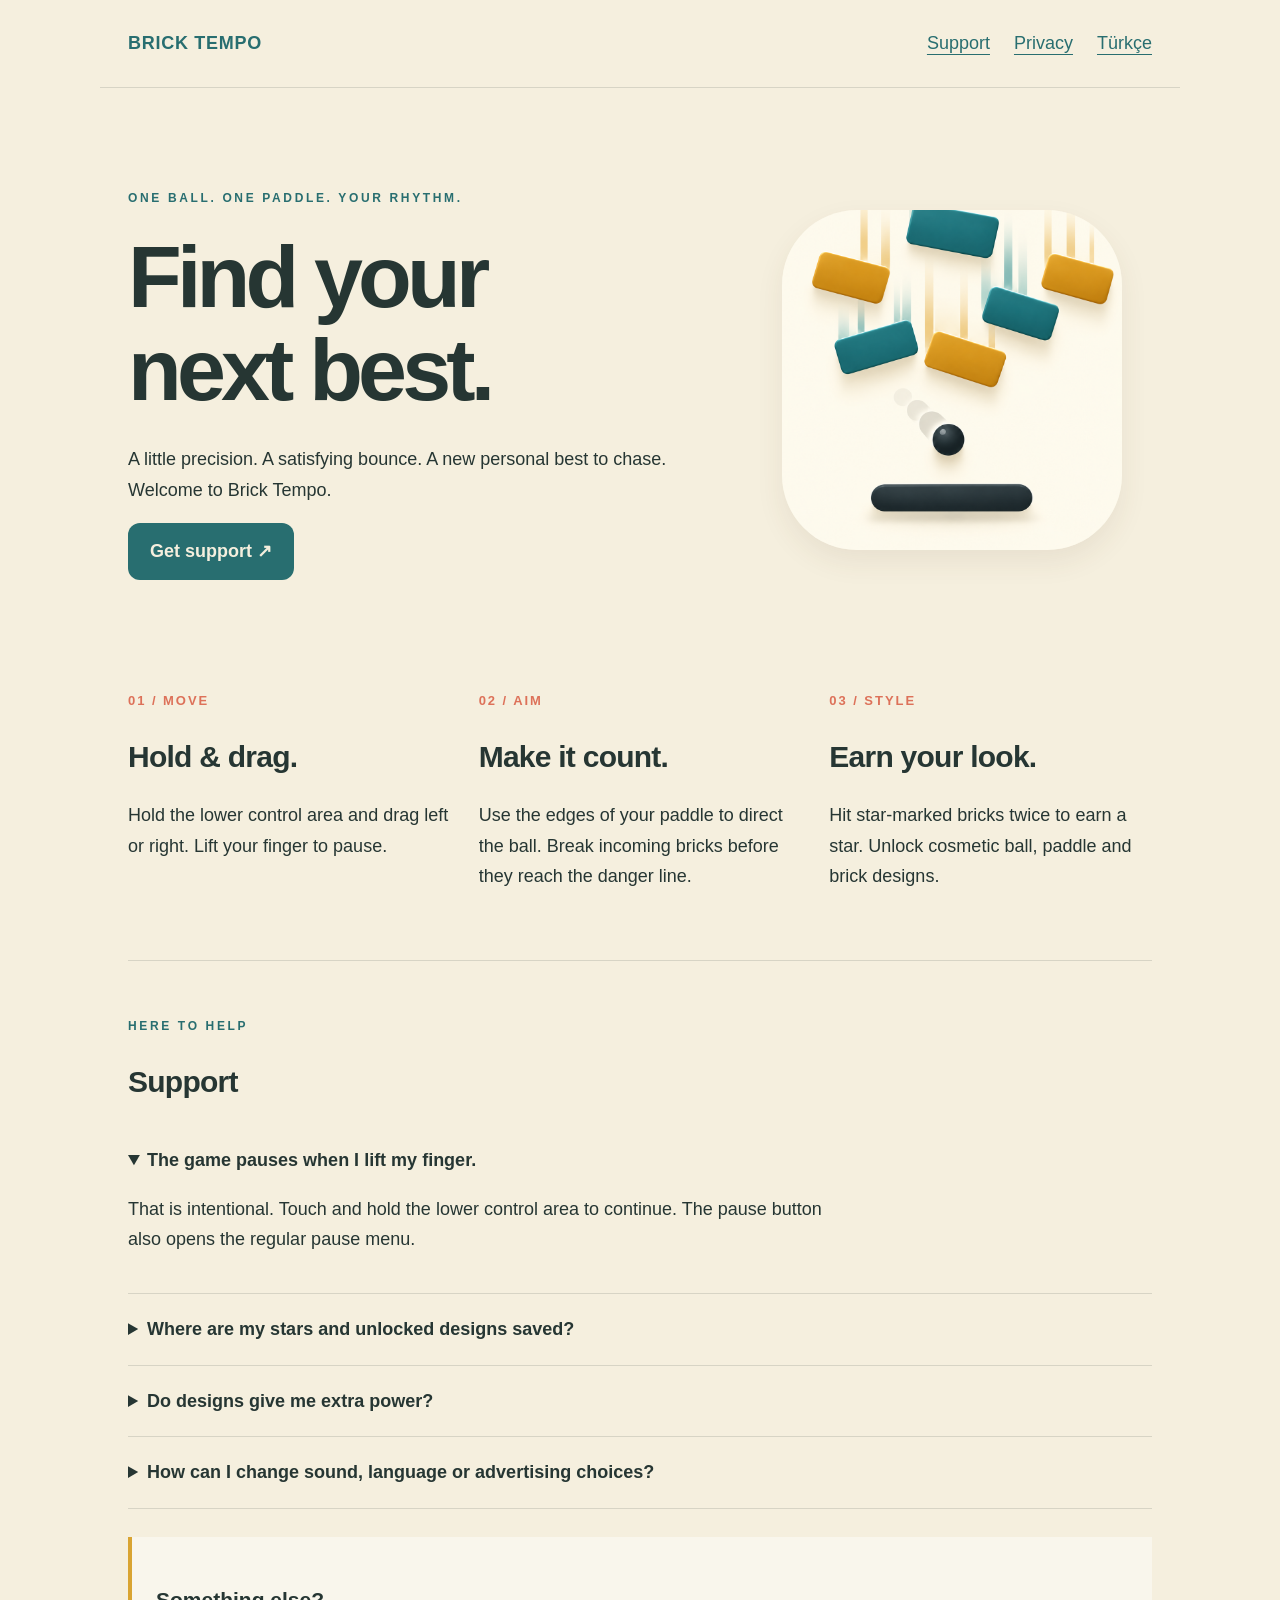
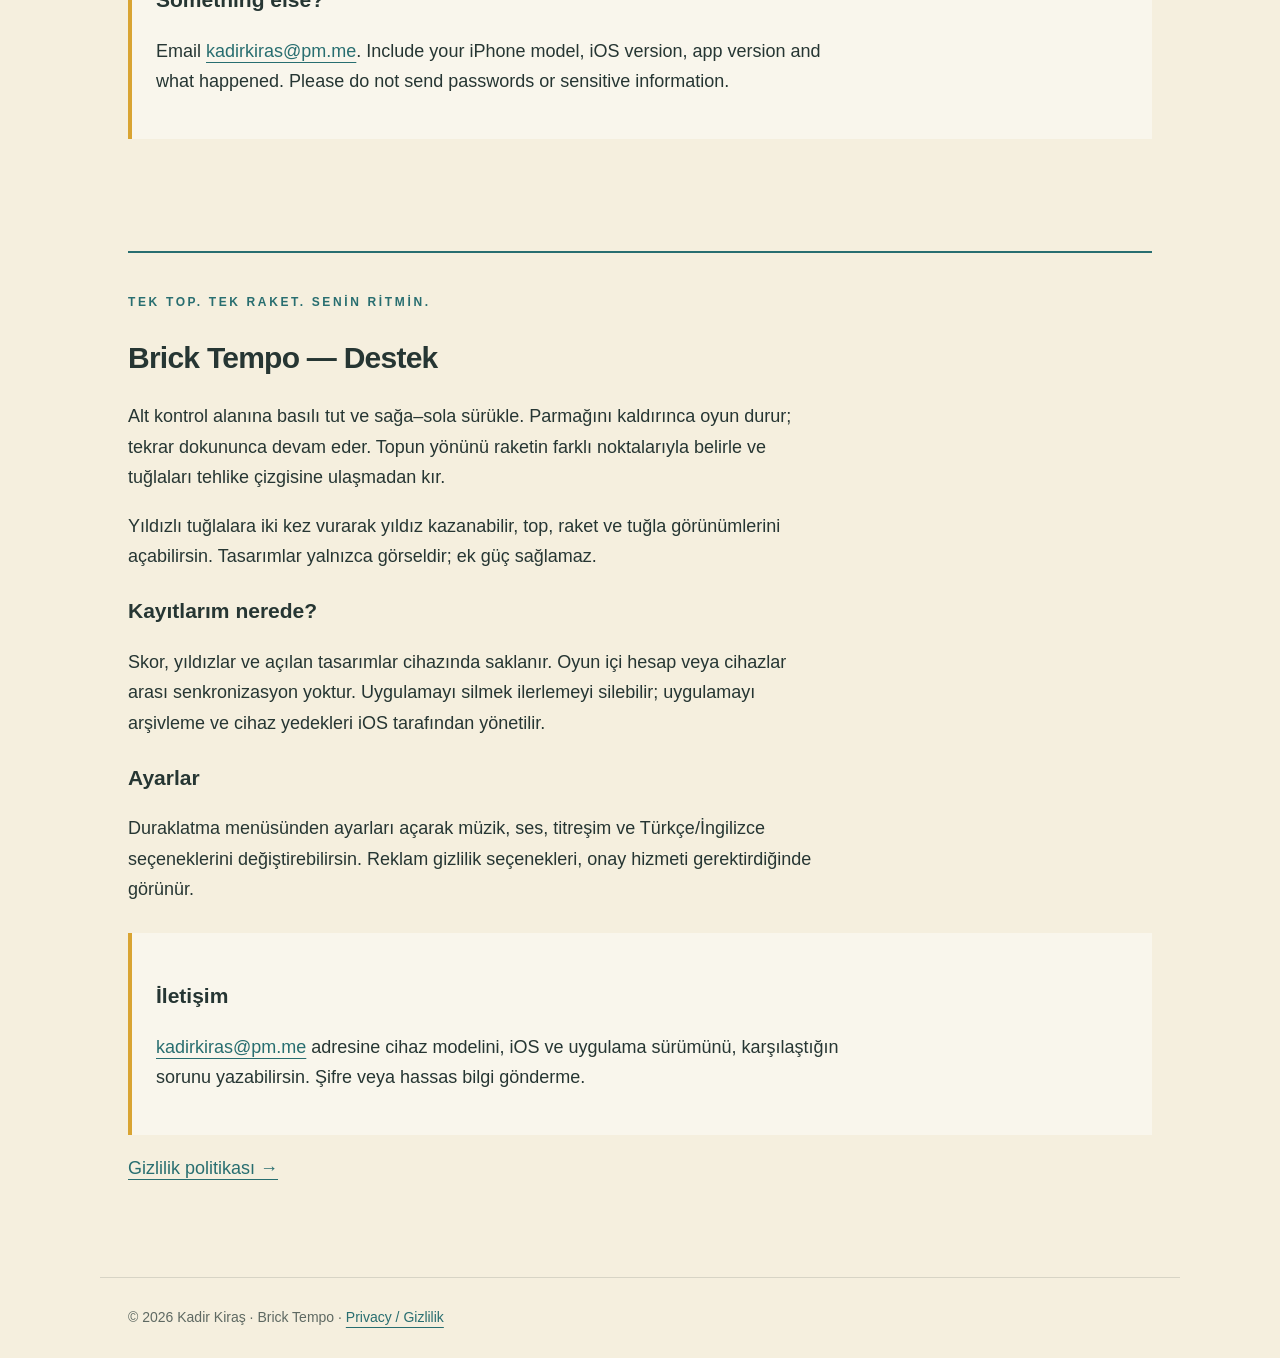
<file: index.html>
<!doctype html>
<html lang="en"><head><meta charset="utf-8"><meta name="viewport" content="width=device-width,initial-scale=1"><title>Brick Tempo — Support</title><meta name="description" content="Brick Tempo support, how to play, and privacy information. Türkçe ve İngilizce destek."><link rel="icon" href="assets/icon.png"><link rel="stylesheet" href="style.css"></head><body>
<header><a class="brand" href="./">BRICK TEMPO</a><nav aria-label="Navigation"><a href="#support">Support</a><a href="privacy.html">Privacy</a><a href="#turkce" lang="tr">Türkçe</a></nav></header>
<main><div class="hero"><div><span class="eyebrow">One ball. One paddle. Your rhythm.</span><h1>Find your<br>next best.</h1><p>A little precision. A satisfying bounce. A new personal best to chase. Welcome to Brick Tempo.</p><a class="button" href="#support">Get support ↗</a></div><img src="assets/icon.png" width="1024" height="1024" alt="Brick Tempo: teal and golden bricks above a ball and paddle"></div>
<div class="steps"><section><span class="number">01 / MOVE</span><h2>Hold &amp; drag.</h2><p>Hold the lower control area and drag left or right. Lift your finger to pause.</p></section><section><span class="number">02 / AIM</span><h2>Make it count.</h2><p>Use the edges of your paddle to direct the ball. Break incoming bricks before they reach the danger line.</p></section><section><span class="number">03 / STYLE</span><h2>Earn your look.</h2><p>Hit star-marked bricks twice to earn a star. Unlock cosmetic ball, paddle and brick designs.</p></section></div>
<section id="support" class="support"><span class="eyebrow">Here to help</span><h2>Support</h2><details open><summary>The game pauses when I lift my finger.</summary><p>That is intentional. Touch and hold the lower control area to continue. The pause button also opens the regular pause menu.</p></details><details><summary>Where are my stars and unlocked designs saved?</summary><p>Progress is stored on your device. There is no in-game account or cross-device sync. Deleting the app can remove progress; offloading and device backups are managed by iOS.</p></details><details><summary>Do designs give me extra power?</summary><p>No. They change appearance and effects. Your aim and timing determine the result.</p></details><details><summary>How can I change sound, language or advertising choices?</summary><p>Open Settings from the pause menu. Music, sound, haptics and Turkish/English options are available there. Advertising privacy options appear when required by the consent service.</p></details><div class="contact"><h3>Something else?</h3><p>Email <a href="mailto:kadirkiras@pm.me">kadirkiras@pm.me</a>. Include your iPhone model, iOS version, app version and what happened. Please do not send passwords or sensitive information.</p></div></section>
<section id="turkce" lang="tr" class="language support"><span class="eyebrow">Tek top. Tek raket. Senin ritmin.</span><h2>Brick Tempo — Destek</h2><p>Alt kontrol alanına basılı tut ve sağa–sola sürükle. Parmağını kaldırınca oyun durur; tekrar dokununca devam eder. Topun yönünü raketin farklı noktalarıyla belirle ve tuğlaları tehlike çizgisine ulaşmadan kır.</p><p>Yıldızlı tuğlalara iki kez vurarak yıldız kazanabilir, top, raket ve tuğla görünümlerini açabilirsin. Tasarımlar yalnızca görseldir; ek güç sağlamaz.</p><h3>Kayıtlarım nerede?</h3><p>Skor, yıldızlar ve açılan tasarımlar cihazında saklanır. Oyun içi hesap veya cihazlar arası senkronizasyon yoktur. Uygulamayı silmek ilerlemeyi silebilir; uygulamayı arşivleme ve cihaz yedekleri iOS tarafından yönetilir.</p><h3>Ayarlar</h3><p>Duraklatma menüsünden ayarları açarak müzik, ses, titreşim ve Türkçe/İngilizce seçeneklerini değiştirebilirsin. Reklam gizlilik seçenekleri, onay hizmeti gerektirdiğinde görünür.</p><div class="contact"><h3>İletişim</h3><p><a href="mailto:kadirkiras@pm.me">kadirkiras@pm.me</a> adresine cihaz modelini, iOS ve uygulama sürümünü, karşılaştığın sorunu yazabilirsin. Şifre veya hassas bilgi gönderme.</p></div><p><a href="privacy.html#turkce">Gizlilik politikası →</a></p></section></main><footer>© 2026 Kadir Kiraş · Brick Tempo · <a href="privacy.html">Privacy / Gizlilik</a></footer></body></html>
</file>
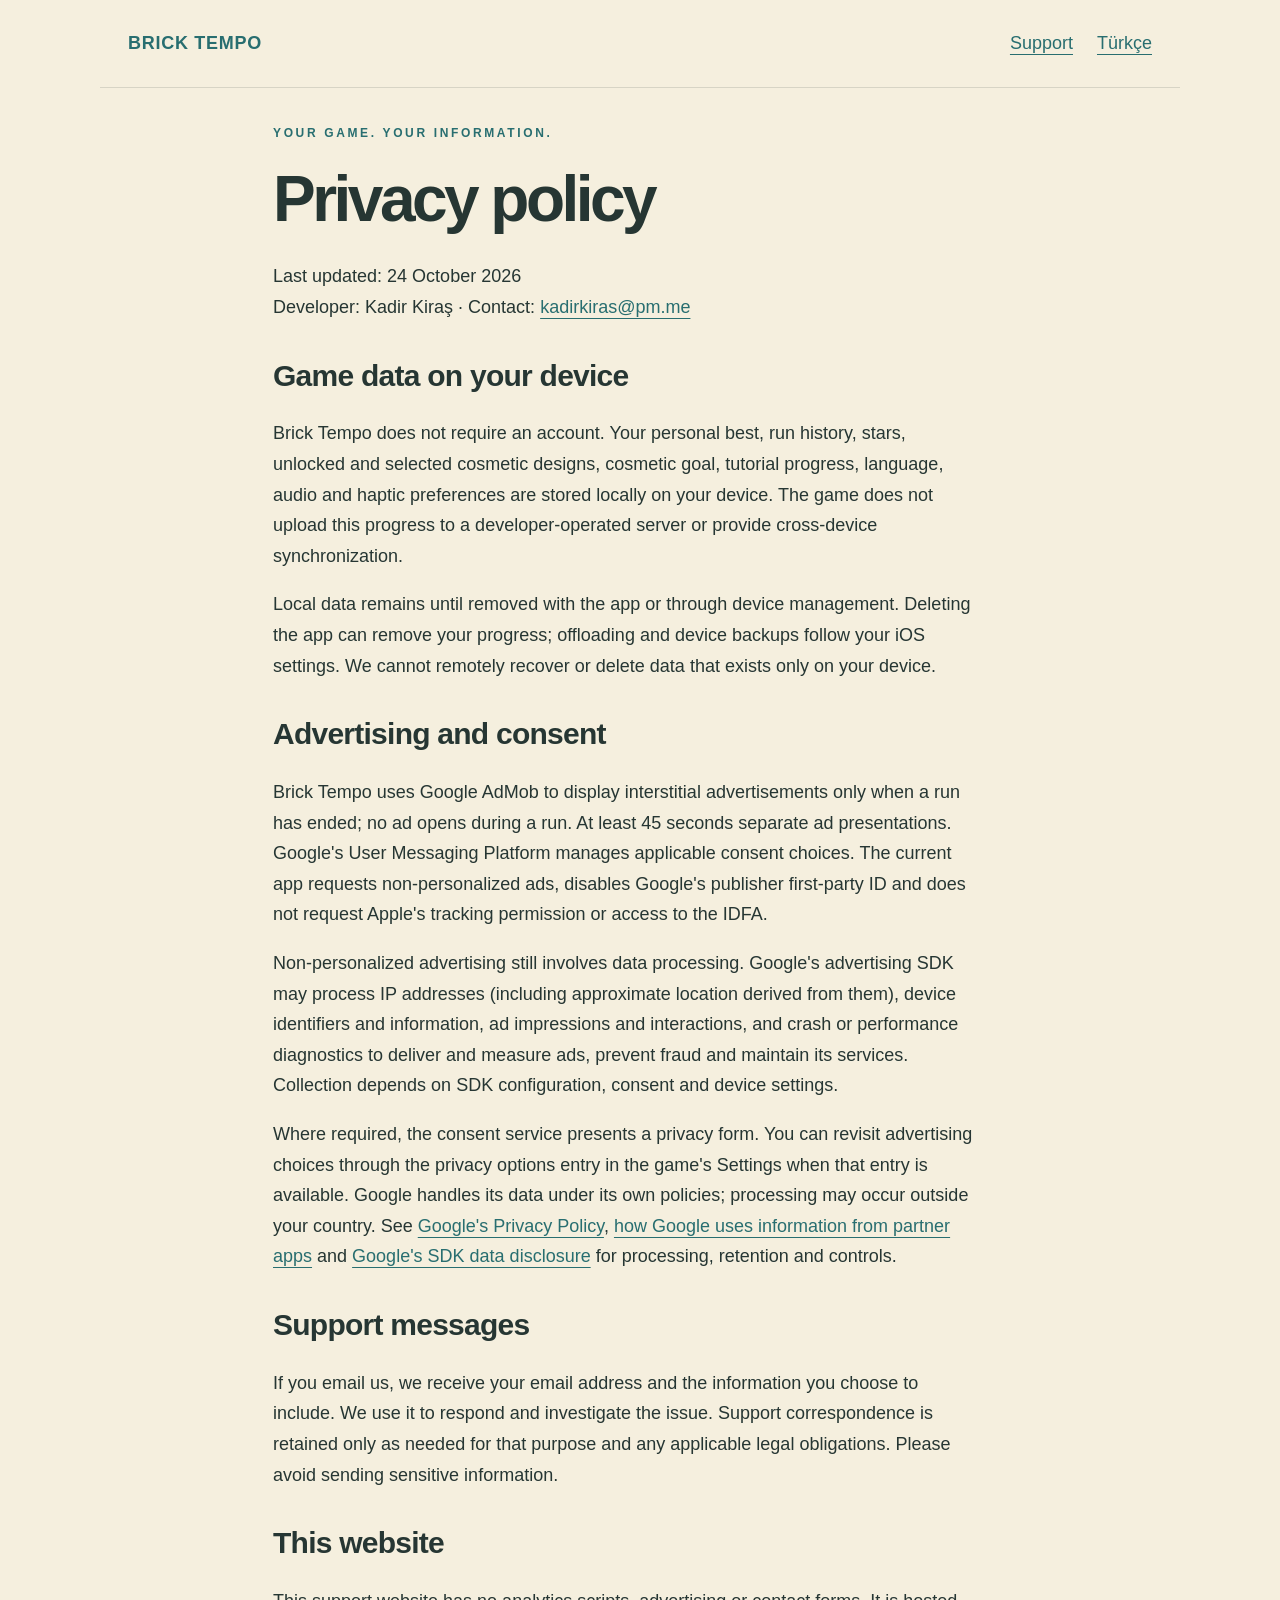
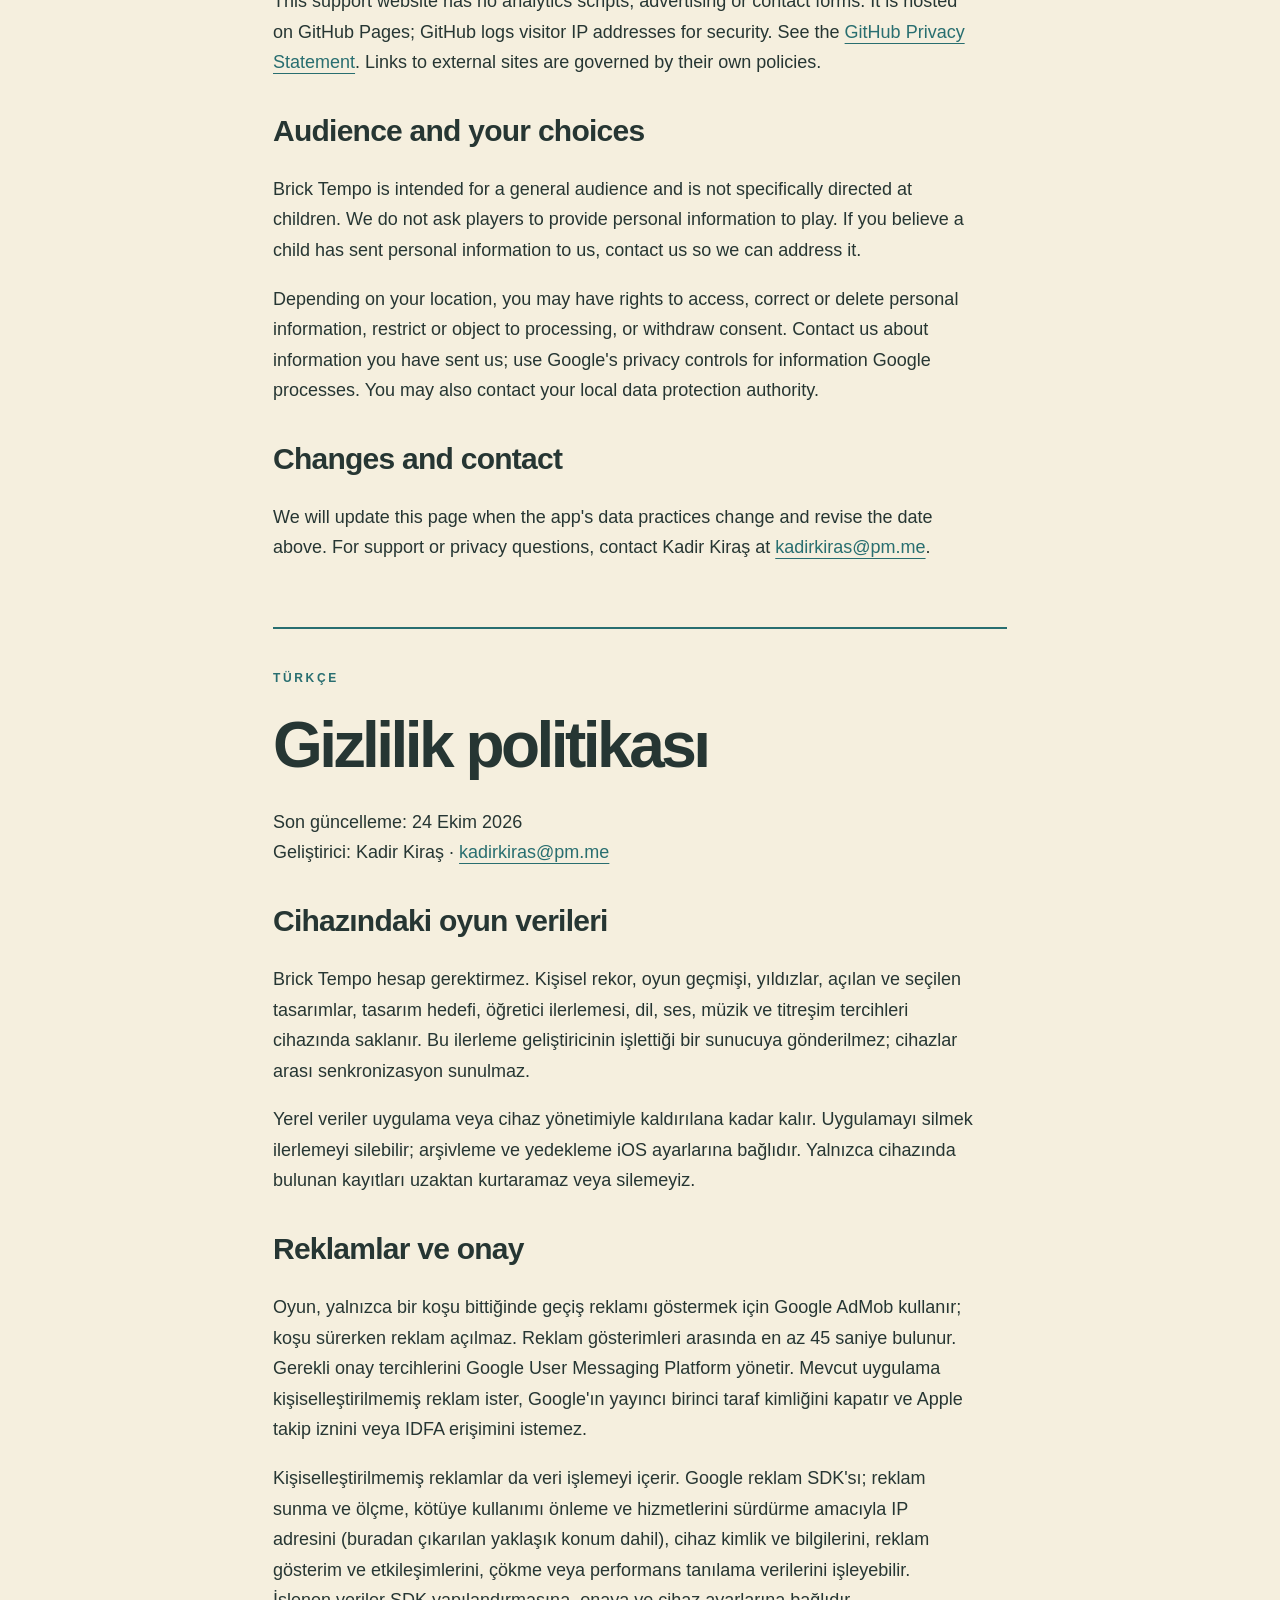
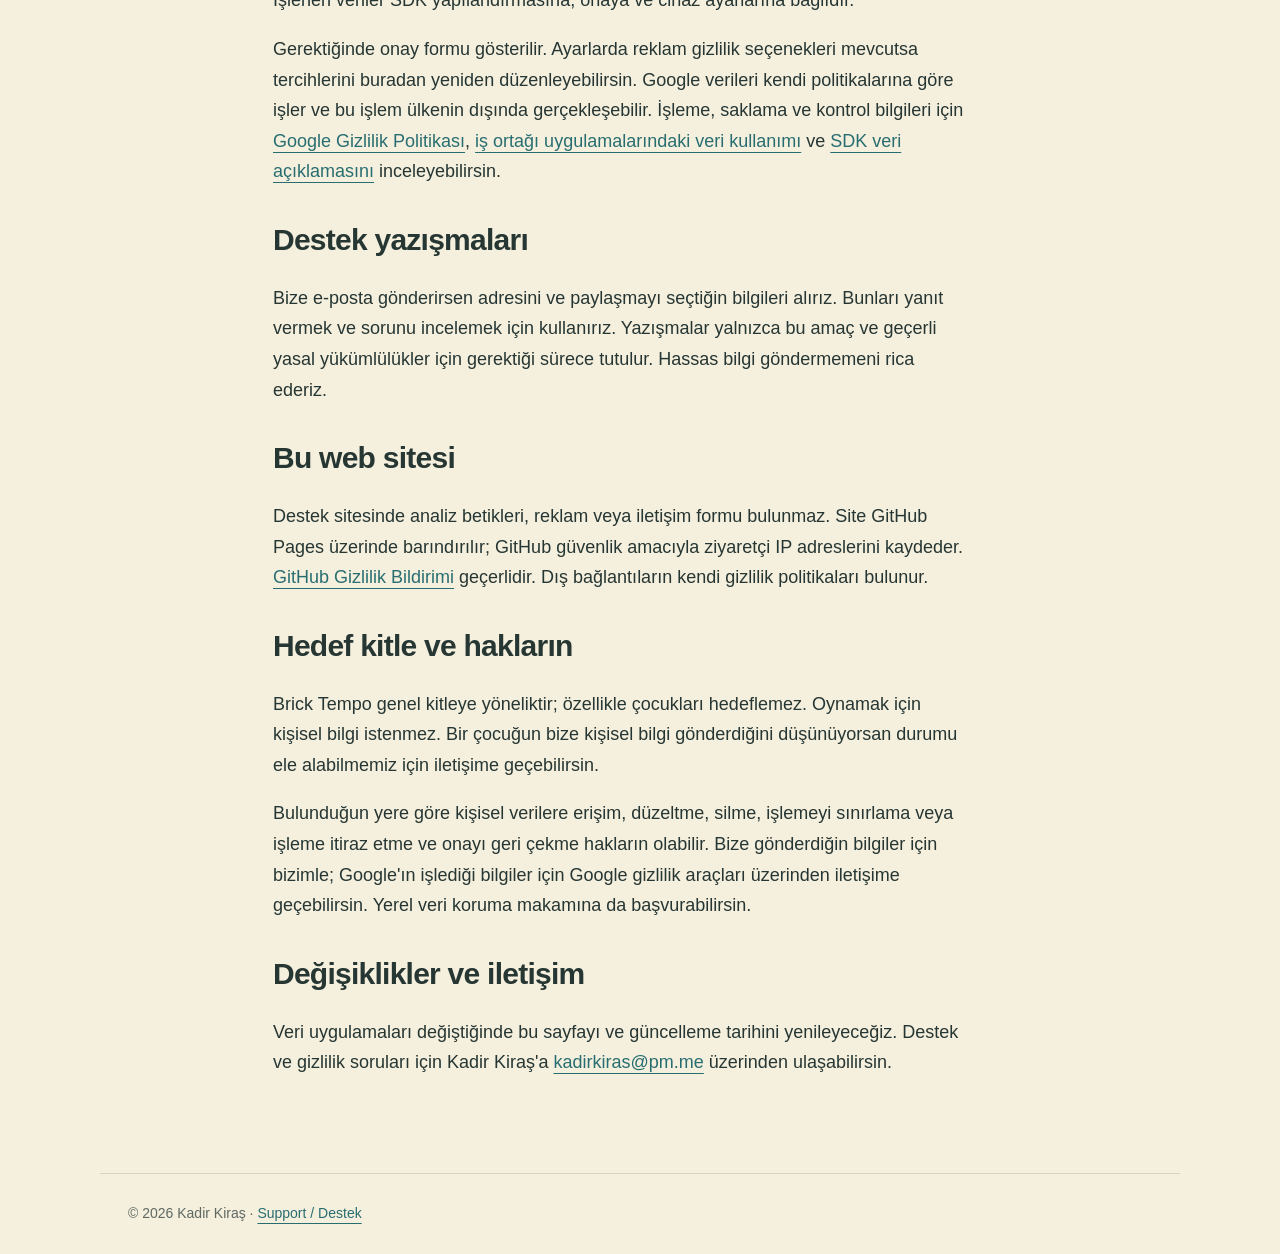
<file: privacy.html>
<!doctype html><html lang="en"><head><meta charset="utf-8"><meta name="viewport" content="width=device-width,initial-scale=1"><title>Brick Tempo — Privacy Policy</title><meta name="description" content="Privacy information for Brick Tempo, including local game data, Google AdMob and support contact."><link rel="icon" href="assets/icon.png"><link rel="stylesheet" href="style.css"></head><body><header><a class="brand" href="./">BRICK TEMPO</a><nav aria-label="Navigation"><a href="./#support">Support</a><a href="#turkce" lang="tr">Türkçe</a></nav></header><main class="legal"><span class="eyebrow">Your game. Your information.</span><h1>Privacy policy</h1><p>Last updated: 24 October 2026<br>Developer: Kadir Kiraş · Contact: <a href="mailto:kadirkiras@pm.me">kadirkiras@pm.me</a></p>
<section><h2>Game data on your device</h2><p>Brick Tempo does not require an account. Your personal best, run history, stars, unlocked and selected cosmetic designs, cosmetic goal, tutorial progress, language, audio and haptic preferences are stored locally on your device. The game does not upload this progress to a developer-operated server or provide cross-device synchronization.</p><p>Local data remains until removed with the app or through device management. Deleting the app can remove your progress; offloading and device backups follow your iOS settings. We cannot remotely recover or delete data that exists only on your device.</p></section>
<section><h2>Advertising and consent</h2><p>Brick Tempo uses Google AdMob to display interstitial advertisements only when a run has ended; no ad opens during a run. At least 45 seconds separate ad presentations. Google's User Messaging Platform manages applicable consent choices. The current app requests non-personalized ads, disables Google's publisher first-party ID and does not request Apple's tracking permission or access to the IDFA.</p><p>Non-personalized advertising still involves data processing. Google's advertising SDK may process IP addresses (including approximate location derived from them), device identifiers and information, ad impressions and interactions, and crash or performance diagnostics to deliver and measure ads, prevent fraud and maintain its services. Collection depends on SDK configuration, consent and device settings.</p><p>Where required, the consent service presents a privacy form. You can revisit advertising choices through the privacy options entry in the game's Settings when that entry is available. Google handles its data under its own policies; processing may occur outside your country. See <a href="https://policies.google.com/privacy">Google's Privacy Policy</a>, <a href="https://policies.google.com/technologies/partner-sites">how Google uses information from partner apps</a> and <a href="https://developers.google.com/admob/ios/privacy/data-disclosure">Google's SDK data disclosure</a> for processing, retention and controls.</p></section>
<section><h2>Support messages</h2><p>If you email us, we receive your email address and the information you choose to include. We use it to respond and investigate the issue. Support correspondence is retained only as needed for that purpose and any applicable legal obligations. Please avoid sending sensitive information.</p></section>
<section><h2>This website</h2><p>This support website has no analytics scripts, advertising or contact forms. It is hosted on GitHub Pages; GitHub logs visitor IP addresses for security. See the <a href="https://docs.github.com/en/site-policy/privacy-policies/github-general-privacy-statement">GitHub Privacy Statement</a>. Links to external sites are governed by their own policies.</p></section>
<section><h2>Audience and your choices</h2><p>Brick Tempo is intended for a general audience and is not specifically directed at children. We do not ask players to provide personal information to play. If you believe a child has sent personal information to us, contact us so we can address it.</p><p>Depending on your location, you may have rights to access, correct or delete personal information, restrict or object to processing, or withdraw consent. Contact us about information you have sent us; use Google's privacy controls for information Google processes. You may also contact your local data protection authority.</p></section>
<section><h2>Changes and contact</h2><p>We will update this page when the app's data practices change and revise the date above. For support or privacy questions, contact Kadir Kiraş at <a href="mailto:kadirkiras@pm.me">kadirkiras@pm.me</a>.</p></section>
<div id="turkce" lang="tr" class="language"><span class="eyebrow">Türkçe</span><h1>Gizlilik politikası</h1><p>Son güncelleme: 24 Ekim 2026<br>Geliştirici: Kadir Kiraş · <a href="mailto:kadirkiras@pm.me">kadirkiras@pm.me</a></p><section><h2>Cihazındaki oyun verileri</h2><p>Brick Tempo hesap gerektirmez. Kişisel rekor, oyun geçmişi, yıldızlar, açılan ve seçilen tasarımlar, tasarım hedefi, öğretici ilerlemesi, dil, ses, müzik ve titreşim tercihleri cihazında saklanır. Bu ilerleme geliştiricinin işlettiği bir sunucuya gönderilmez; cihazlar arası senkronizasyon sunulmaz.</p><p>Yerel veriler uygulama veya cihaz yönetimiyle kaldırılana kadar kalır. Uygulamayı silmek ilerlemeyi silebilir; arşivleme ve yedekleme iOS ayarlarına bağlıdır. Yalnızca cihazında bulunan kayıtları uzaktan kurtaramaz veya silemeyiz.</p></section><section><h2>Reklamlar ve onay</h2><p>Oyun, yalnızca bir koşu bittiğinde geçiş reklamı göstermek için Google AdMob kullanır; koşu sürerken reklam açılmaz. Reklam gösterimleri arasında en az 45 saniye bulunur. Gerekli onay tercihlerini Google User Messaging Platform yönetir. Mevcut uygulama kişiselleştirilmemiş reklam ister, Google'ın yayıncı birinci taraf kimliğini kapatır ve Apple takip iznini veya IDFA erişimini istemez.</p><p>Kişiselleştirilmemiş reklamlar da veri işlemeyi içerir. Google reklam SDK'sı; reklam sunma ve ölçme, kötüye kullanımı önleme ve hizmetlerini sürdürme amacıyla IP adresini (buradan çıkarılan yaklaşık konum dahil), cihaz kimlik ve bilgilerini, reklam gösterim ve etkileşimlerini, çökme veya performans tanılama verilerini işleyebilir. İşlenen veriler SDK yapılandırmasına, onaya ve cihaz ayarlarına bağlıdır.</p><p>Gerektiğinde onay formu gösterilir. Ayarlarda reklam gizlilik seçenekleri mevcutsa tercihlerini buradan yeniden düzenleyebilirsin. Google verileri kendi politikalarına göre işler ve bu işlem ülkenin dışında gerçekleşebilir. İşleme, saklama ve kontrol bilgileri için <a href="https://policies.google.com/privacy?hl=tr">Google Gizlilik Politikası</a>, <a href="https://policies.google.com/technologies/partner-sites?hl=tr">iş ortağı uygulamalarındaki veri kullanımı</a> ve <a href="https://developers.google.com/admob/ios/privacy/data-disclosure">SDK veri açıklamasını</a> inceleyebilirsin.</p></section><section><h2>Destek yazışmaları</h2><p>Bize e-posta gönderirsen adresini ve paylaşmayı seçtiğin bilgileri alırız. Bunları yanıt vermek ve sorunu incelemek için kullanırız. Yazışmalar yalnızca bu amaç ve geçerli yasal yükümlülükler için gerektiği sürece tutulur. Hassas bilgi göndermemeni rica ederiz.</p></section><section><h2>Bu web sitesi</h2><p>Destek sitesinde analiz betikleri, reklam veya iletişim formu bulunmaz. Site GitHub Pages üzerinde barındırılır; GitHub güvenlik amacıyla ziyaretçi IP adreslerini kaydeder. <a href="https://docs.github.com/en/site-policy/privacy-policies/github-general-privacy-statement">GitHub Gizlilik Bildirimi</a> geçerlidir. Dış bağlantıların kendi gizlilik politikaları bulunur.</p></section><section><h2>Hedef kitle ve hakların</h2><p>Brick Tempo genel kitleye yöneliktir; özellikle çocukları hedeflemez. Oynamak için kişisel bilgi istenmez. Bir çocuğun bize kişisel bilgi gönderdiğini düşünüyorsan durumu ele alabilmemiz için iletişime geçebilirsin.</p><p>Bulunduğun yere göre kişisel verilere erişim, düzeltme, silme, işlemeyi sınırlama veya işleme itiraz etme ve onayı geri çekme hakların olabilir. Bize gönderdiğin bilgiler için bizimle; Google'ın işlediği bilgiler için Google gizlilik araçları üzerinden iletişime geçebilirsin. Yerel veri koruma makamına da başvurabilirsin.</p></section><section><h2>Değişiklikler ve iletişim</h2><p>Veri uygulamaları değiştiğinde bu sayfayı ve güncelleme tarihini yenileyeceğiz. Destek ve gizlilik soruları için Kadir Kiraş'a <a href="mailto:kadirkiras@pm.me">kadirkiras@pm.me</a> üzerinden ulaşabilirsin.</p></section></div></main><footer>© 2026 Kadir Kiraş · <a href="./">Support / Destek</a></footer></body></html>
</file>
<file: style.css>
:root{--paper:#f5efde;--ink:#263633;--teal:#286e70;--gold:#d9a432;--coral:#dd7159}*{box-sizing:border-box}body{margin:0;background:var(--paper);color:var(--ink);font:18px/1.7 'Avenir Next',Avenir,sans-serif}a{color:var(--teal);text-underline-offset:5px}a:focus-visible,summary:focus-visible{outline:3px solid var(--coral);outline-offset:6px}header,main,footer{max-width:1080px;margin:auto;padding:28px}header{display:flex;justify-content:space-between;gap:24px;align-items:center;border-bottom:1px solid #26363325}nav{display:flex;gap:24px;flex-wrap:wrap}.brand{font-weight:800;text-decoration:none;letter-spacing:.04em}.hero{display:grid;grid-template-columns:1.4fr 1fr;align-items:center;gap:64px;padding:65px 0 80px}.eyebrow{font:700 12px/1.5 'Avenir Next',sans-serif;letter-spacing:.22em;text-transform:uppercase;color:var(--teal)}h1{font-size:clamp(48px,7vw,88px);line-height:1.05;letter-spacing:-.055em;margin:20px 0 28px}h2{font-size:30px;line-height:1.2;letter-spacing:-.025em}h3{font-size:21px;margin-bottom:8px}p{max-width:700px}.hero img{display:block;width:100%;max-width:340px;height:auto;aspect-ratio:1;object-fit:contain;justify-self:center;border-radius:22%;box-shadow:0 12px 28px #59412214}.button{display:inline-block;background:var(--teal);color:var(--paper);padding:13px 22px;border-radius:12px;text-decoration:none;font-weight:700}.steps{display:grid;grid-template-columns:repeat(3,1fr);gap:28px;padding:24px 0 50px;border-bottom:1px solid #26363325}.number{color:var(--coral);font-size:13px;font-weight:bold;letter-spacing:.15em}section{scroll-margin-top:25px}.support{padding:48px 0}details{border-bottom:1px solid #26363325;padding:20px 0}summary{cursor:pointer;font-weight:700}footer{font-size:14px;border-top:1px solid #26363325;color:#5e6962}.legal{max-width:790px;padding-bottom:60px}.legal h1{font-size:clamp(40px,6vw,64px)}.legal section{margin:35px 0}.contact{padding:24px;border-left:4px solid var(--gold);background:#fff6;margin-top:28px}.language{margin-top:64px;padding-top:32px;border-top:2px solid var(--teal)}@media(max-width:650px){body{font-size:17px}header,main,footer{padding:22px}header{align-items:flex-start}nav{gap:12px;font-size:14px}.hero{grid-template-columns:1fr;gap:28px;padding:38px 0}.hero img{width:min(68vw,240px);grid-row:2}.steps{grid-template-columns:1fr;gap:10px}.steps p{margin-top:8px}h1{font-size:56px}}
</file>
